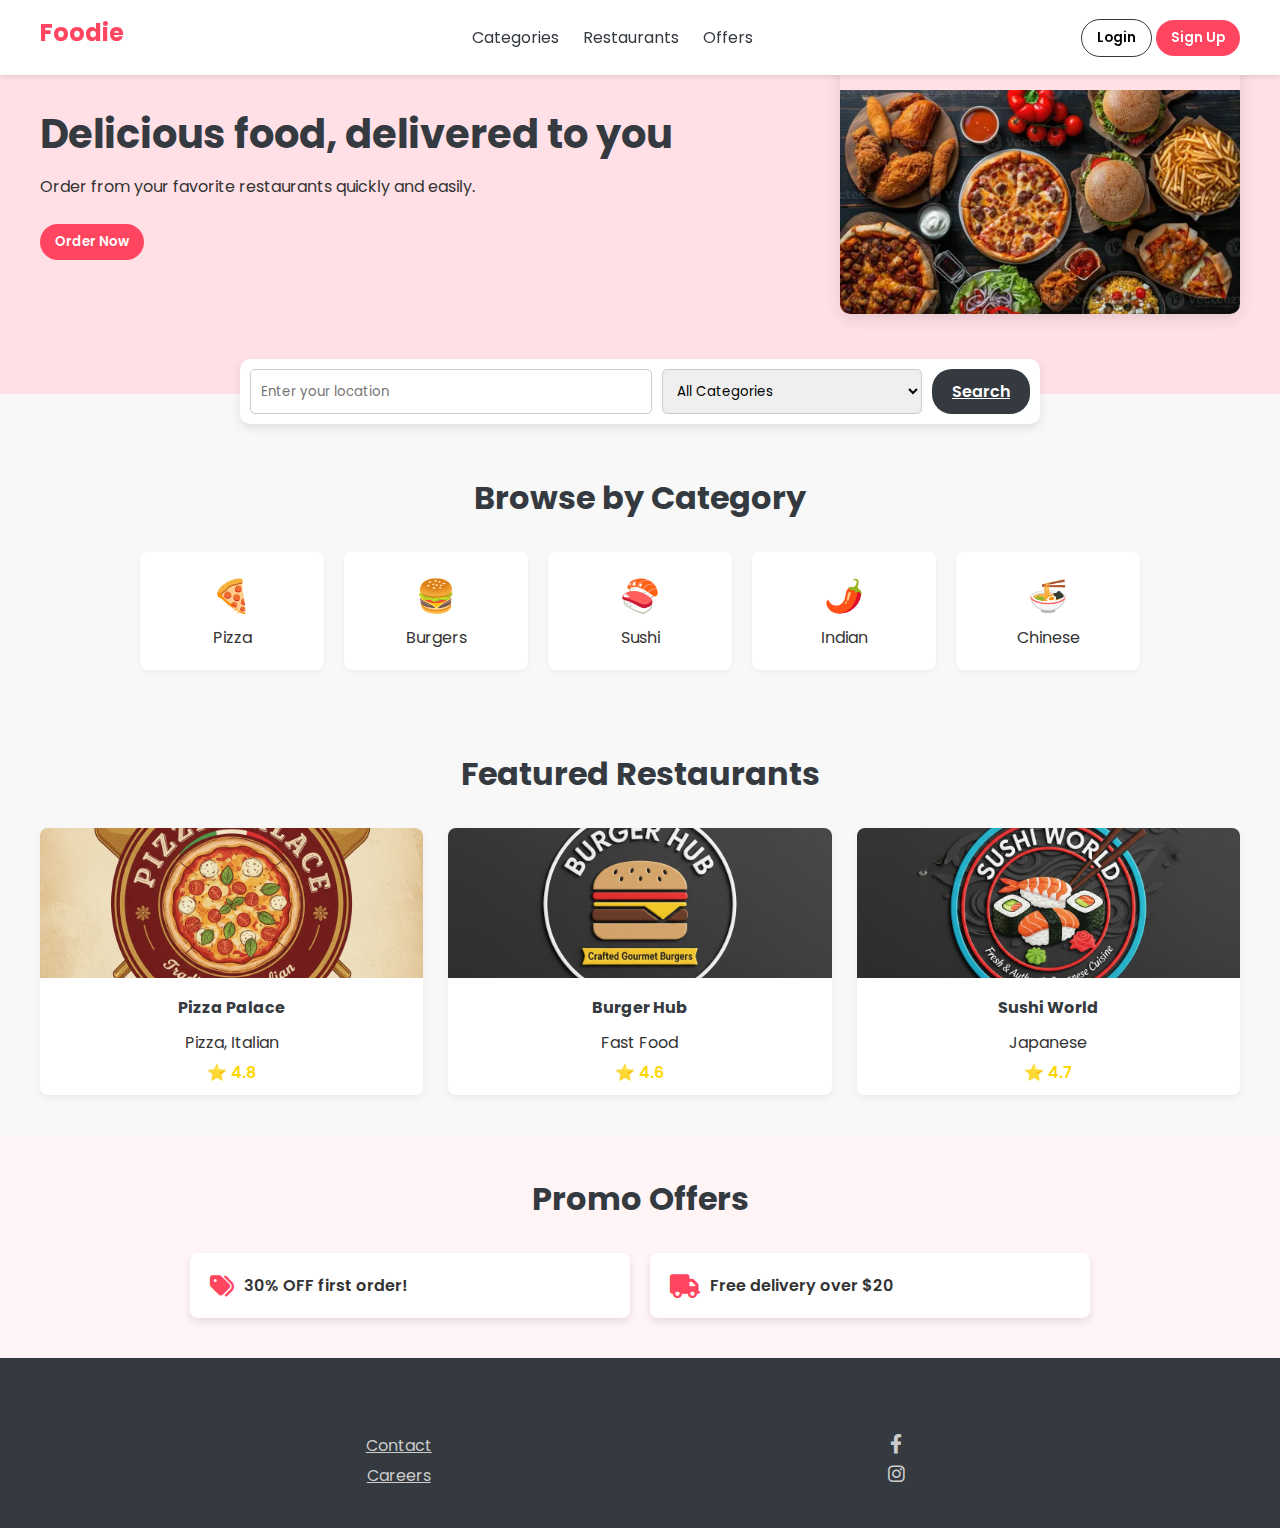
<file: CAPSTONE PROJECT/index.html>
<!DOCTYPE html>
<html lang="en">
<head>
    <meta charset="UTF-8">
    <meta name="viewport" content="width=device-width, initial-scale=1.0">
    <title>Foodie Delivery</title>
    <link rel="stylesheet" href="style.css">
    <link href="https://fonts.googleapis.com/css2?family=Poppins:wght@400;700&display=swap" rel="stylesheet">
    <link rel="stylesheet" href="https://cdnjs.cloudflare.com/ajax/libs/font-awesome/6.0.0-beta3/css/all.min.css">
</head>
<body>

    <header class="header">
        <div class="nav-bar">
            <h1 class="logo">Foodie</h1>
            <nav class="main-nav">
                <a href="#categories">Categories</a>
                <a href="#restaurants">Restaurants</a>
                <a href="#offers">Offers</a>
            </nav>
            <div class="auth-links">
                <button class="btn login">Login</button>
                <button class="btn signup">Sign Up</button>
            </div>
        </div>
    </header>

    <main>
        
        <section class="hero-section">
            <div class="hero-content">
                <div class="hero-text">
                    <h2>Delicious food, delivered to you</h2>
                    <p>Order from your favorite restaurants quickly and easily.</p> <br>
                    <button class="btn primary-btn">Order Now</button>
                </div>
                <img src="images/hero-food.jpg" alt="Food Platter" class="hero-img">
            </div>

            <form class="search-form">
                <input type="text" placeholder="Enter your location">
                <select>
                    <option>All Categories</option>
                    <option>Pizza</option>
                    <option>Burger</option>
                    <option>Sushi</option>

                </select>
               <a href="#categories" class="btn search-btn">Search</a>
            </form>
        </section>

        <section id="categories" class="section categories">
            <h3>Browse by Category</h3>
            <div class="category-grid">
                <article class="category-card"><span>🍕</span><p>Pizza</p></article>
                <article class="category-card"><span>🍔</span><p>Burgers</p></article>
                <article class="category-card"><span>🍣</span><p>Sushi</p></article>
                <article class="category-card"><span>🌶️</span><p>Indian</p></article>
                <article class="category-card"><span>🍜</span><p>Chinese</p></article>
            </div>
        </section>

        <section id="restaurants" class="section restaurants">
            <h3>Featured Restaurants</h3>
            <div class="restaurant-grid">
                <article class="rest-card">
                    <img src="images/rest-1.jpg" alt="Pizza Palace">
                    <div class="rest-info">
                        <h4>Pizza Palace</h4>
                        <p>Pizza, Italian</p>
                        <div class="rating">⭐ 4.8</div>
                    </div>
                </article>
                <article class="rest-card">
                    <img src="images/rest-2.jpg" alt="Burger Hub">
                    <div class="rest-info">
                        <h4>Burger Hub</h4>
                        <p>Fast Food</p>
                        <div class="rating">⭐ 4.6</div>
                    </div>
                </article>
                <article class="rest-card">
                    <img src="images/rest-3.jpg" alt="Sushi World">
                    <div class="rest-info">
                        <h4>Sushi World</h4>
                        <p>Japanese</p>
                        <div class="rating">⭐ 4.7</div>
                    </div>
                </article>
            </div>
        </section>

        <section id="offers" class="section offers-section">
            <h3>Promo Offers</h3>
            <div class="promo-flex">
                <div class="promo-card">
                    <i class="fas fa-tags"></i>
                    <p>30% OFF first order!</p>
                </div>
                <div class="promo-card">
                    <i class="fas fa-truck"></i>
                    <p>Free delivery over $20</p>
                </div>
            </div>
        </section>

        <footer class="footer">
            <div class="footer-content">
                <div class="footer-group">
                    <h4>About Foodie</h4>
                    <a href="#">Contact</a>
                    <a href="#">Careers</a>
                </div>
                <div class="footer-group">
                    <h4>Follow Us</h4>
                    <a href="#"><i class="fab fa-facebook-f"></i></a>
                    <a href="#"><i class="fab fa-instagram"></i></a>
                </div>
            </div>
        </footer>

    </main>
</body>
</html>
</file>
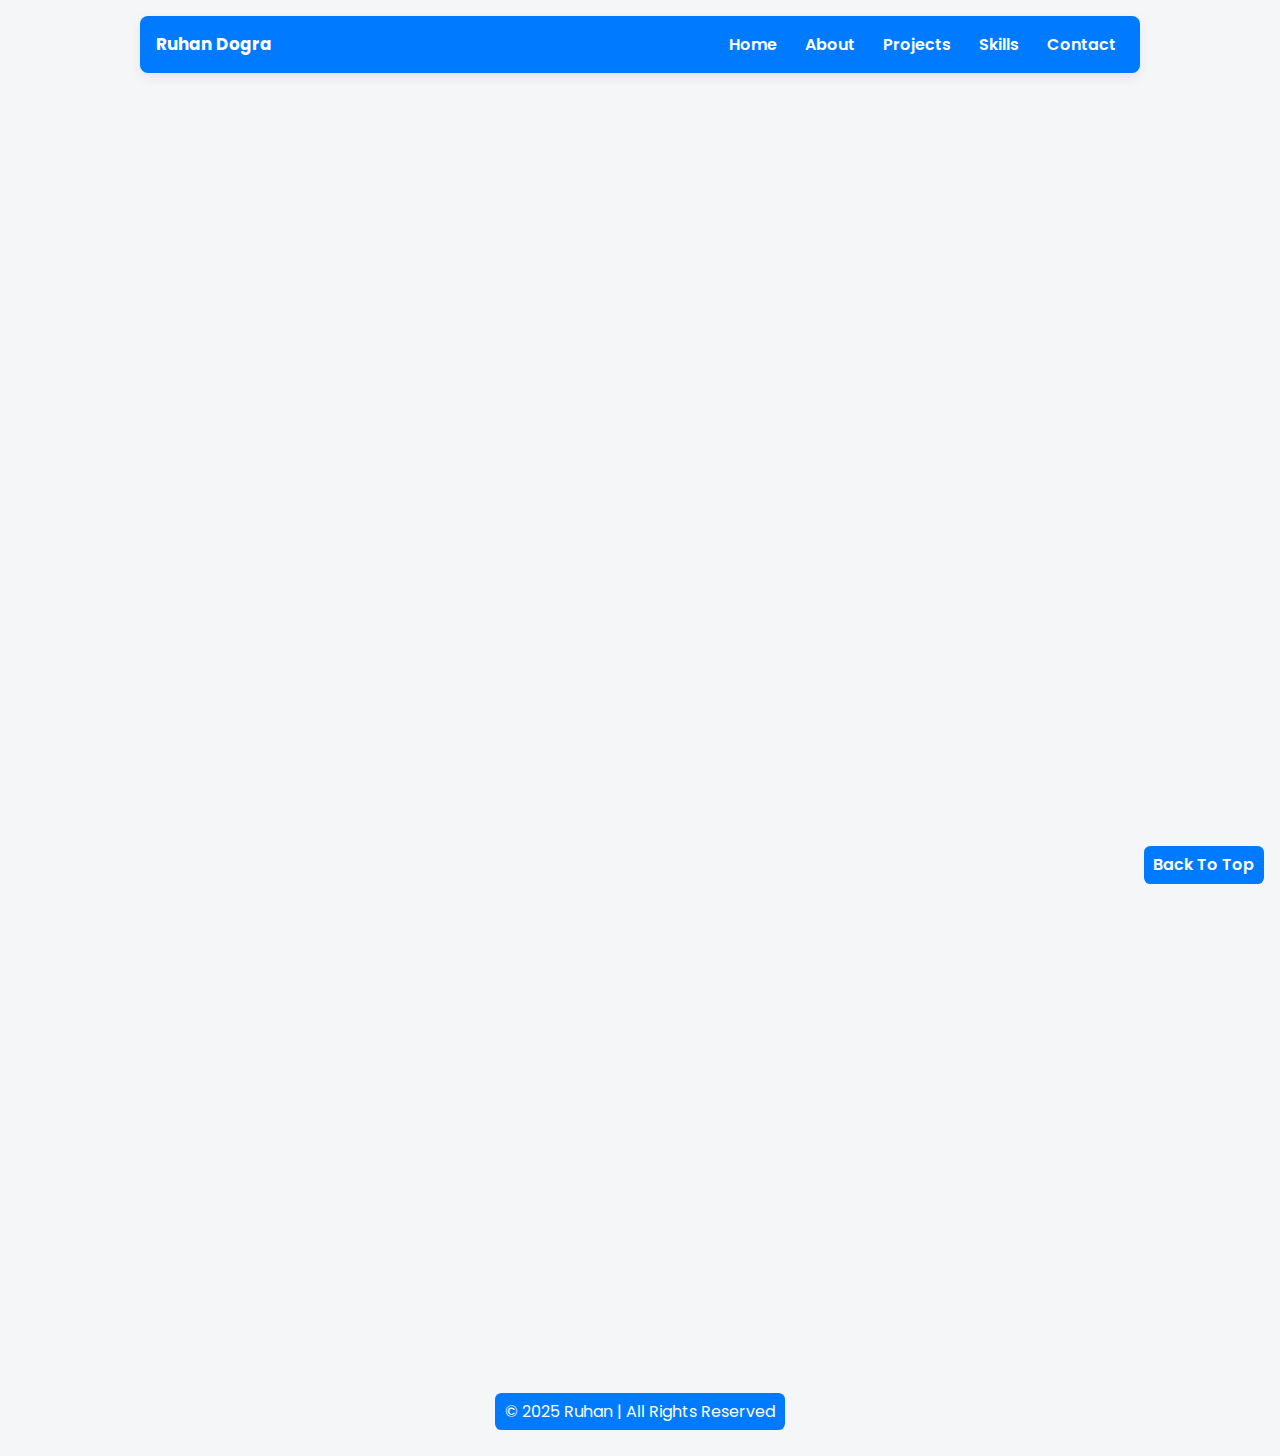
<file: LAB-3/index.html>
<!DOCTYPE html>
<html lang="en">
<head>
  <meta charset="utf-8" />
  <meta name="viewport" content="width=device-width, initial-scale=1" />
  <title>Ruhan Dogra — Portfolio</title>
  <link href="https://fonts.googleapis.com/css2?family=Poppins:wght@400;600&display=swap" rel="stylesheet">
    <link rel="stylesheet" href="stylesheet/style.css">
</head>
<body>

  <header id="main">
    <div class="brand">Ruhan Dogra</div>
    <nav>
      <ul class="nav-list">
        <li><a href="#hero">Home</a></li>
        <li><a href="#about">About</a></li>
        <li><a href="#projects">Projects</a></li>
        <li><a href="#skills">Skills</a></li>
        <li><a href="#contact">Contact</a></li>
      </ul>
    </nav>
  </header>

  <main>
    <section id="hero">
      <div class="hero-left">
        <h1 class="hero-title">Welcome to My Portfolio!</h1>
        <p class="hero-intro">
          Hi, I'm <strong>Ruhan Dogra</strong> — 
<span class="animated-text">a Web Development student</span> 
learning HTML, CSS and JavaScript.

        </p>
      </div>

      <div class="hero-right">
        <!-- profile image -->
        <img src="portfolioimage/image.jpg" alt="Ruhan profile" class="profile">
      </div>
    </section>

    <!-- ABOUT -->
    <section id="about">
      <h2>About Me</h2>
      <p>
        I am a CSE student specializing in Cyber Security. I enjoy practicing web development by building small projects.
      </p>
    </section>

    <!-- PROJECTS -->
    <section id="projects">
      <h2>My Projects</h2>

      <div class="projects-grid">
        <article class="project-card">
          <h3>Registration Form</h3>
          <p>A simple registration form to practice inputs and validation.</p>
        </article>

        <article class="project-card">
          <h3>My Favorite Websites</h3>
          <p>A list of favorite websites with links and short notes.</p>
        </article>

        <article class="project-card">
          <h3>Complex Tables</h3>
          <p>A table showing student test grades and totals.</p>
        </article>
      </div>
    </section>

    <!-- SKILLS -->
    <section id="skills">
      <h2>Skills</h2>

      <div class="skills-grid">
        <div class="skill-card">
          <strong>HTML</strong>
          <div>Beginner</div>
        </div>

        <div class="skill-card">
          <strong>CSS</strong>
          <div>Beginner</div>
        </div>

        <div class="skill-card">
          <strong>JavaScript</strong>
          <div>Learning</div>
        </div>
      </div>

      <!-- Table fallback -->
      <table class="skills-table" aria-label="Skills table">
        <thead>
          <tr><th>S.No</th><th>Skill</th><th>Level</th></tr>
        </thead>
        <tbody>
          <tr><td>1</td><td>HTML</td><td>Beginner</td></tr>
          <tr><td>2</td><td>CSS</td><td>Beginner</td></tr>
          <tr><td>3</td><td>JavaScript</td><td>Learning</td></tr>
        </tbody>
      </table>
    </section>

    <!-- CONTACT -->
    <section id="contact">
      <h2>Contact Me</h2>
      <form action="#" method="post" class="contact-form">
        <label for="name">Name</label>
        <input id="name" name="name" type="text" placeholder="Enter your name" required>

        <label for="email">Email</label>
        <input id="email" name="email" type="email" placeholder="Enter your email" required>

        <label for="message">Message</label>
        <textarea id="message" name="message" rows="5" placeholder="Write a message"></textarea>

        <button type="submit">Send</button>
      </form>
    </section>

  </main>

  <!-- FOOTER -->
  <footer>
    <p>&copy; 2025 Ruhan | All Rights Reserved</p>
  </footer>

  <!-- Back to top -->
  <a href="#hero" class="backtotop">Back To Top</a>

</body>
</html>
</file>
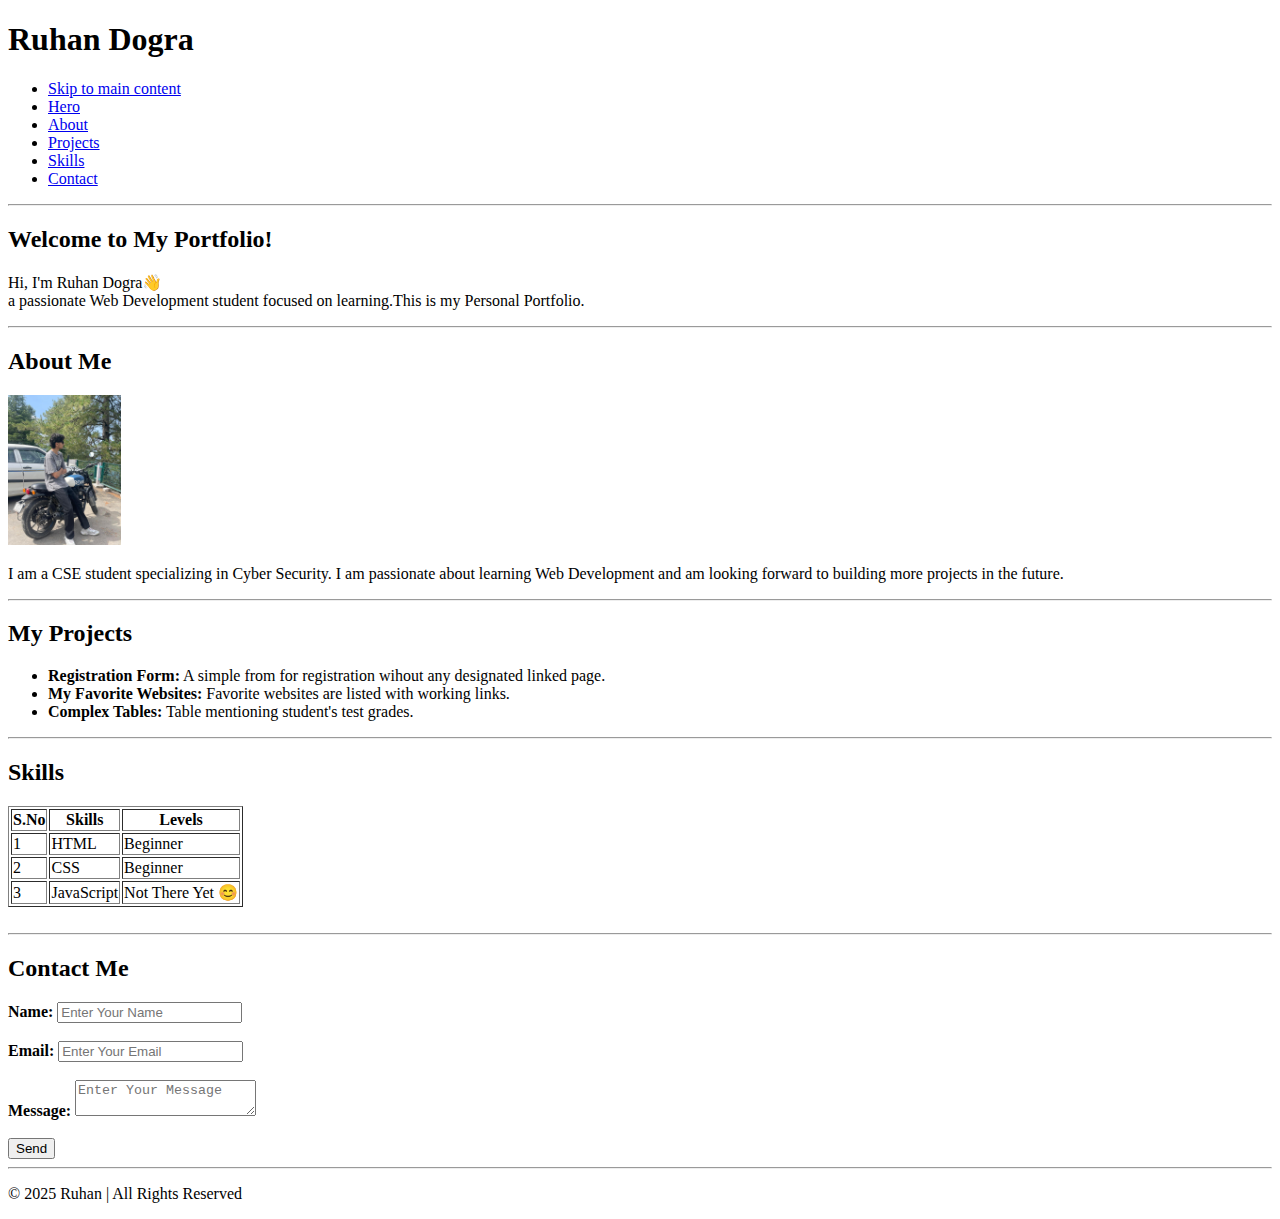
<file: lab1/index.html>
<!DOCTYPE html>
<html lang="en">
<head>
    <meta charset="UTF-8">
    <meta name="viewport" content="width=device-width, initial-scale=1.0">
    <title>ruhan-portfolio</title>
 </head>

 <body>

    <header id="main">
        <h1>Ruhan Dogra</h1>
        <nav>
            <ul>
                <li> <a href="#main" class="skip-link">Skip to main content</a></li>
                <li> <a href="#hero">Hero</a></li>
                <li> <a href="#about">About</a></li>
                <li> <a href="#projects">Projects</a></li>
                <li> <a href="#skills">Skills</a></li>
                <li> <a href="#contact">Contact</a></li>
            </ul>
        </nav>
    </header>
    <hr>

    <main>
        <section id="hero">
            <h2>Welcome to My Portfolio!</h2>
            <p>Hi, I'm Ruhan Dogra👋
            <br>
            a passionate Web Development student focused on learning.This is my Personal Portfolio.
            </p>
        </section>
        <hr>

        <section id="about">
            <h2>About Me</h2>
            <img src="portfolioimage/image.jpg" alt="Portfolio Picture" height="150px">
            <p> 
                I am a CSE student specializing in Cyber Security.
                I am passionate about learning Web Development and am looking forward to building more projects in the future.
            </p>
        </section>
        <hr>

        <section id="projects">
            <h2>My Projects</h2>
            <ul>
                <li><b>Registration Form:</b> A simple from for registration wihout any designated linked page.</li>
                <li><b>My Favorite Websites:</b> Favorite websites are listed with working links.</li>
                <li><b>Complex Tables:</b> Table mentioning student's test grades.</li>
            </ul>
        </section>
        <hr>

        <section id="skills">
            <h2>Skills</h2>
            <table border="1">
                <thead>
                    <tr>
                        <th>S.No</th>
                        <th>Skills</th>
                        <th>Levels</th>
                    </tr>
                </thead>
                <tbody>
                    <tr>
                        <td>1</td>
                        <td>HTML</td>
                        <td>Beginner</td>
                    </tr>
                    <tr>
                        <td>2</td>
                        <td>CSS</td>
                        <td>Beginner</td>
                    </tr>
                    <tr>
                        <td>3</td>
                        <td>JavaScript</td>
                        <td>Not There Yet 😊</td>
                    </tr>
                </tbody>
            </table><br>
        </section>
        <hr>

        <section id="contact">
            <h2>Contact Me</h2>
            <form>
                <div>
                    <label for="name"><b>Name:</b></label>
                    <input type="text" name="name" id="name" placeholder="Enter Your Name" required>
                </div>
                <br>

                <div>
                    <label for="email"><b>Email:</b></label>
                    <input type="email" name="email" id="email" placeholder="Enter Your Email" requied>
                </div>
                <br>

                <div>
                    <label for="message"><b>Message:</b></label>
                    <textarea name="message" id="message" placeholder="Enter Your Message"></textarea>
                </div>
                <br>

                <div>
                    <button>Send</button>
                </div>
            </form>
        </section>

    </main>
    <hr>

    <footer>
        <p>&copy; 2025 Ruhan | All Rights Reserved </p>
        
    </footer>
    
</body>

</html>
</file>
<file: CAPSTONE PROJECT/style.css>
* {
    box-sizing: border-box;
    margin: 0;
    padding: 0;
    font-family: 'Poppins', sans-serif;
}

body {
    background: #f8f8f8;
    color: #333;
}

h1, h2, h3, h4 {
    color: #343a40;
    margin-bottom: 10px;
}

.section {
    padding: 40px 20px;
    text-align: center;
}

.section h3 {
    font-size: 2em;
    margin-bottom: 30px;
}

.header {
    background: white;
    box-shadow: 0 2px 5px rgba(0, 0, 0, 0.1);
    padding: 15px 20px;
    position: fixed;
    top: 0;
    left: 0;
    width: 100%;
    z-index: 1000; 
}

.nav-bar {
    max-width: 1200px;
    margin: 0 auto;
    display: flex;
    justify-content: space-between;
    align-items: center;
}

.logo {
    color: #ff4560;
    font-size: 1.5em;
}

.logo:hover {
    opacity: 0.8; 
    cursor: pointer; 
}

.main-nav a {
    text-decoration: none;
    color: #343a40;
    margin-left: 20px;
    text-decoration: none;
    color: #343a40;
    margin-left: 20px;
    transition: color 0.3s ease;
}
.main-nav a:hover {
    color: #ff4560;
}

.btn {
    padding: 8px 15px;
    border-radius: 20px;
    border: none;
    cursor: pointer;
    font-weight: 600;
}

.login {
    background: white;
    border: 1px solid #343a40;
}
/* Login Button Hover */
.login:hover {
    background: #f8f8f8;
    border-color: #ff4560; 
    color: #ff4560; 
}

/* Sign Up/Primary Button Hover */
.signup:hover, .primary-btn:hover, .search-btn:hover {
    background: #e03b54;
    box-shadow: 0 4px 8px rgba(0, 0, 0, 0.15);
}

.signup, .primary-btn {
    background: #ff4560;
    color: white;
}

.hero-section {
    background: #ffe0e6;
    padding: 50px 20px;
    position: relative;
    padding-bottom: 80px;
}

.hero-content {
    max-width: 1200px;
    margin: 0 auto;
    display: flex;
    align-items: center;
    gap: 40px;
    text-align: left;
}

.hero-text {
    flex: 1;
}

.hero-text h2 {
    font-size: 2.5em;
    margin-bottom: 10px;
}

.hero-img {
    width: 45%;
    max-width: 400px;
    height: auto;
    border-radius: 10px;
    box-shadow: 0 5px 15px rgba(0, 0, 0, 0.1);
    padding-top: 40px;
}

.search-form {
    max-width: 800px;
    margin: 0 auto;
    display: flex;
    gap: 10px;
    background: white;
    padding: 10px;
    border-radius: 10px;
    box-shadow: 0 4px 10px rgba(0, 0, 0, 0.1);
    position: absolute;
    left: 50%;
    transform: translateX(-50%);
    bottom: -30px;
    width: 90%;
}

.search-form input, 
.search-form select {
    flex-grow: 1;
    padding: 10px;
    border: 1px solid #ccc;
    border-radius: 5px;
}

.search-btn {
    background: #343a40;
    color: white;
    padding: 10px 20px;
}

.categories {
    padding-top: 80px;
}

.category-grid {
    max-width: 1000px;
    margin: 0 auto;
    display: grid; 
    grid-template-columns: repeat(auto-fit, minmax(100px, 1fr));
    gap: 20px;
}

.category-card {
    background: white;
    padding: 20px 10px;
    border-radius: 8px;
    box-shadow: 0 2px 5px rgba(0, 0, 0, 0.05);
    transition: transform 0.2s, box-shadow 0.3s ease-in-out;
}

.category-card:hover {
    transform: translateY(-3px);
    box-shadow: 
        0 4px 10px rgba(0, 0, 0, 0.1),
        0 0 15px rgba(255, 69, 96, 0.6);
}

.category-card span {
    font-size: 2em;
    display: block;
    margin-bottom: 5px;
}

.restaurant-grid {
    max-width: 1200px;
    margin: 0 auto;
    display: grid;
    grid-template-columns: repeat(auto-fit, minmax(250px, 1fr));
    gap: 25px;
}

.rest-card {
    background: white;
    border-radius: 8px;
    overflow: hidden;
    box-shadow: 0 4px 8px rgba(0, 0, 0, 0.05);
}

.rest-card img {
    width: 100%;
    height: 150px;
    object-fit: cover;
}

.rest-info {
    padding: 10px;
}

.rating {
    font-weight: 600;
    color: gold;
    margin-top: 5px;
}

.offers-section {
    background: #fff5f7;
}

.promo-flex {
    max-width: 900px;
    margin: 0 auto;
    display: flex;
    justify-content: center;
    gap: 20px;
}

.promo-card {
    background: white;
    padding: 20px;
    border-radius: 8px;
    box-shadow: 0 4px 8px rgba(0, 0, 0, 0.1);
    flex: 1;
    display: flex;
    align-items: center;
    gap: 10px;
    font-weight: 600;
}

.promo-card i {
    font-size: 1.5em;
    color: #ff4560;
}

.footer {
    background: #343a40;
    color: white;
    padding: 30px 20px;
    text-align: center;
}

.footer-content {
    max-width: 1000px;
    margin: 0 auto;
    display: flex;
    justify-content: space-around;
    flex-wrap: wrap;
}

.footer-group {
    margin: 10px 20px;
}

.footer-group a {
    display: block;
    color: #ccc;
    margin-top: 5px;
}

.footer-group i {
    font-size: 1.2em;
    margin-right: 5px;
}

@media (max-width: 768px) {
    .nav-bar {
        flex-direction: column;
    }
    
    .main-nav {
        margin: 10px 0;
    }

    .hero-content {
        flex-direction: column;
        text-align: center;
    }

    .hero-img {
        width: 80%;
        margin-top: 20px;
    }
    
    .search-form {
        flex-wrap: wrap;
        bottom: -50px;
    }
    
    .search-form input, 
    .search-form select,
    .search-btn {
        width: 100%;
        text-decoration: none;
        display: inline-block;
    }

    .promo-flex {
        flex-direction: column;
    }

    .footer-content {
        flex-direction: column;
    }
    
    .footer-group {
        margin-bottom: 20px;
    }
}
</file>
<file: LAB-3/stylesheet/style.css>
* {
  box-sizing: border-box;
  margin: 0;
  padding: 0;
}

:root {
  --primary: #007bff;
  --bg: #f5f6f8;
  --card: #ffffff;
  --radius: 0.5rem;
  --gap: 1rem;
  --text: #111;
  font-size: 16px; 
}

html {
  scroll-behavior: smooth; 
}

body {
  font-family: 'Poppins', Arial, sans-serif;
  background: var(--bg);
  color: var(--text);
  line-height: 1.5;
  padding: 1rem;
}


main, header, footer {
  max-width: 1000px;
  margin-left: auto;
  margin-right: auto;
}

/* -------- Header -------- */
#main {
  background: var(--primary);
  color: white;
  padding: 1rem;
  border-radius: var(--radius);
  display: flex;
  justify-content: space-between;
  align-items: center;
  gap: var(--gap);
  box-shadow: 0 4px 12px rgba(0,0,0,0.08);
}

.brand {
  font-weight: 700;
  font-size: 1.05rem;
}

.nav-list {
  list-style: none;
  display: flex;
  gap: 0.75rem;
}

.nav-list a {
  color: white;
  text-decoration: none;
  font-weight: 600;
  padding: 0.25rem 0.5rem;
  border-radius: 0.25rem;
  transition: background 200ms ease, transform 200ms ease;
}

.nav-list a:hover {
  background: rgba(255,255,255,0.12);
  transform: translateY(-3px);
}

/* -------- Hero -------- */
#hero {
  display: flex;
  gap: 1rem;
  align-items: center;
  margin-top: 1rem;
  background: var(--card);
  padding: 1rem;
  border-radius: var(--radius);
  box-shadow: 0 2px 8px rgba(0,0,0,0.04);
  animation: fadeUp 0.7s ease forwards;
}

.hero-left {
  flex: 1;
}

.hero-right {
  width: 180px;
  flex-shrink: 0;
  text-align: center;
}

.hero-title {
  font-size: 1.25rem;
  display: inline-block;
  background: var(--primary);
  color: white;
  padding: 0.4rem 0.6rem;
  border-radius: 0.5rem;
  margin-bottom: 0.6rem;
}


.role {
  display: inline-block;
  margin-left: 0.35rem;
  padding: 0.05rem 0.35rem;
  border-radius: 0.25rem;
  font-weight: 700;
  animation: roleColor 4s linear infinite;
}
.animated-text {
  font-weight: 600;
  padding: 0 4px;
  border-radius: 4px;
  animation: roleColor 4s linear infinite;
}


@keyframes roleColor {
  0%   { color: #ff6b6b; background: rgba(255,107,107,0.08); }
  50%  { color: #ff9f43; background: rgba(255,159,67,0.08); }
  100% { color: #ff6b6b; background: rgba(255,107,107,0.08); }
}


.profile {
  width: 160px;
  height: 160px;
  border-radius: 50%;
  object-fit: cover;
  border: 5px solid white;
  box-shadow: 0 8px 20px rgba(0,0,0,0.08);
  transition: 
    transform 250ms ease,
    box-shadow 250ms ease,
    border-color 250ms ease;
}

.profile:hover {
  transform: translateY(-6px) scale(1.03);
  box-shadow: 0 14px 32px rgba(0, 123, 255, 0.35);
  border-color: #007bff;
}


/* --------section -------- */
section {
  background: var(--card);
  padding: 1rem;
  border-radius: var(--radius);
  margin-top: 1rem;
  box-shadow: 0 2px 8px rgba(0,0,0,0.04);
  opacity: 0;                 
  transform: translateY(16px);
  animation: fadeUp 0.7s ease forwards;
}


#about    { animation-delay: 0.15s; }
#projects { animation-delay: 0.3s; }
#skills   { animation-delay: 0.45s; }
#contact  { animation-delay: 0.6s; }

section h2 {
  display: inline-block;
  background: var(--primary);
  color: white;
  padding: 0.35rem 0.6rem;
  border-radius: 0.5rem;
  font-size: 1rem;
  margin-bottom: 0.6rem;
}




@keyframes fadeUp {
  from { opacity: 0; transform: translateY(16px); }
  to   { opacity: 1; transform: translateY(0); }
}

@keyframes pulse {
  0%   { transform: scale(1);   box-shadow: 0 0 0 rgba(0,123,255,0.0); }
  50%  { transform: scale(1.01); box-shadow: 0 0 0 6px rgba(0,123,255,0.25); }
  100% { transform: scale(1);   box-shadow: 0 0 0 rgba(0,123,255,0.0); }
}

/* -------- Projects -------- */
.projects-grid {
  display: grid;
  grid-template-columns: repeat(3, 1fr);
  gap: 1rem;
  margin-top: 0.6rem;
}

.project-card {
  background: #fff;
  border: 1px solid #eee;
  padding: 0.75rem;
  border-radius: 0.5rem;
  transition: transform 200ms ease, box-shadow 200ms ease, border-color 200ms ease;
}

.project-card:hover {
  transform: translateY(-6px);
  box-shadow: 0 12px 28px rgba(0,0,0,0.10);
  border-color: rgba(0,123,255,0.25);
}

/* -------- Skills -------- */
.skills-grid {
  display: grid;
  grid-template-columns: repeat(3, 1fr);
  gap: 1rem;
  margin-top: 0.6rem;
}

.skill-card {
  text-align: center;
  padding: 0.6rem;
  border-radius: 0.5rem;
  border: 1px solid #eee;
  background: #fff;
  transition: transform 200ms ease, box-shadow 200ms ease;
}

.skill-card:hover {
  transform: translateY(-6px);
  box-shadow: 0 10px 24px rgba(0,0,0,0.08);
}

.skills-table {
  margin-top: 0.8rem;
  width: 100%;
  border-collapse: collapse;
}

.skills-table th,
.skills-table td {
  padding: 0.5rem;
  border: 1px solid #eee;
  text-align: center;
}

.skills-table thead th {
  background: var(--primary);
  color: white;
}

/* -------- Contact form -------- */
.contact-form {
  margin-top: 0.6rem;
}

.contact-form label {
  display: block;
  margin-top: 0.5rem;
  font-weight: 600;
}

.contact-form input,
.contact-form textarea {
  width: 100%;
  padding: 0.5rem;
  border: 1px solid #ddd;
  border-radius: 0.4rem;
  margin-top: 0.25rem;
}

.contact-form button {
  margin-top: 0.6rem;
  background: var(--primary);
  color: white;
  border: none;
  padding: 0.5rem 0.75rem;
  border-radius: 0.4rem;
  cursor: pointer;
  font-weight: 600;
  transition: transform 160ms ease, box-shadow 160ms ease;
}

.contact-form button:hover {
  transform: translateY(-3px);
  box-shadow: 0 8px 20px rgba(0,123,255,0.2);
}


footer {
  text-align: center;
  margin-top: 1rem;
  padding: 0.6rem;
}

footer p {
  background: var(--primary);
  color: white;
  display: inline-block;
  padding: 0.4rem 0.6rem;
  border-radius: 0.4rem;
}

.backtotop {
  position: fixed;
  right: 1rem;
  bottom: 1rem;
  background: var(--primary);
  color: white;
  padding: 0.45rem 0.6rem;
  border-radius: 0.4rem;
  text-decoration: none;
  font-weight: 600;
  transition: 
    background-color 200ms ease,
    transform 200ms ease,
    box-shadow 200ms ease;
}

.backtotop:hover {
  background: #004692; 
  transform: translateY(-4px); 
  box-shadow: 0 8px 18px rgba(0, 123, 255, 0.45); 
}

@media (max-width: 800px) {
  #hero {
    flex-direction: column;
    text-align: center;
  }

  .hero-right {
    width: auto;
  }

  .projects-grid {
    grid-template-columns: repeat(2, 1fr);
  }

  .skills-grid {
    grid-template-columns: repeat(2, 1fr);
  }
}

@media (max-width: 480px) {
  .projects-grid,
  .skills-grid {
    grid-template-columns: 1fr;
  }

  .profile {
    width: 120px;
    height: 120px;
  }

  #main {
    flex-direction: column;
    align-items: flex-start;
    gap: 0.5rem;
  }
}

/* something was wrong with the animations and i couldn't figure it out so i had to use help. */
header#main {
  background: var(--primary) !important;
  color: white !important;
  box-shadow: 0 4px 12px rgba(0,0,0,0.08) !important;
}

.nav-list a,
.nav-list a:visited {
  color: white !important;
  background: transparent !important;
  text-decoration: none !important;
  font-weight: 600 !important;
  padding: 0.25rem 0.5rem !important;
  border-radius: 0.25rem !important;
  transition: background 200ms ease, transform 200ms ease !important;
}

.nav-list a:hover,
.nav-list a:focus {
  background: rgba(255,255,255,0.12) !important;
  transform: translateY(-3px) !important;
  outline: none !important;
}
header#main, header#main * {
  position: relative !important;
  z-index: 9999 !important;
}

.nav-list a:target {
  color: white !important;
  background: rgba(255,255,255,0.12) !important;
  outline: none !important;
}
</file>
